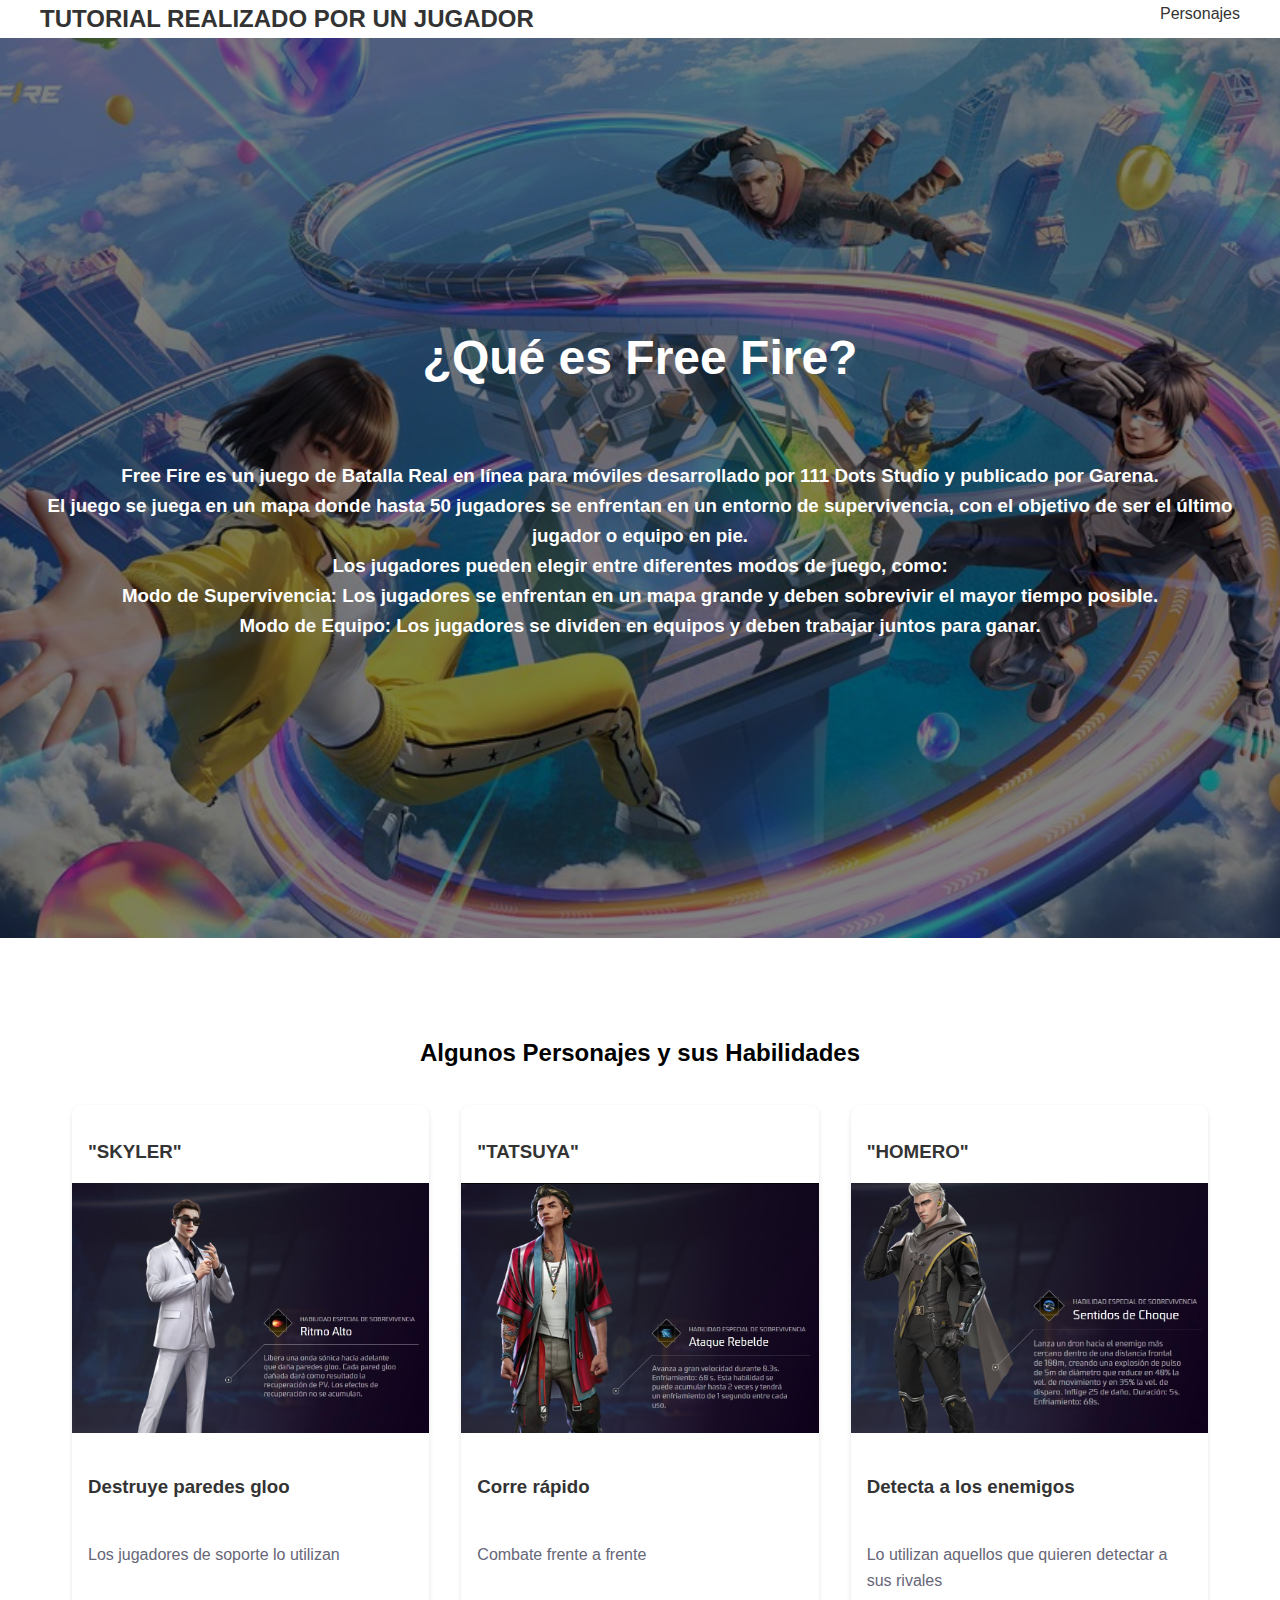
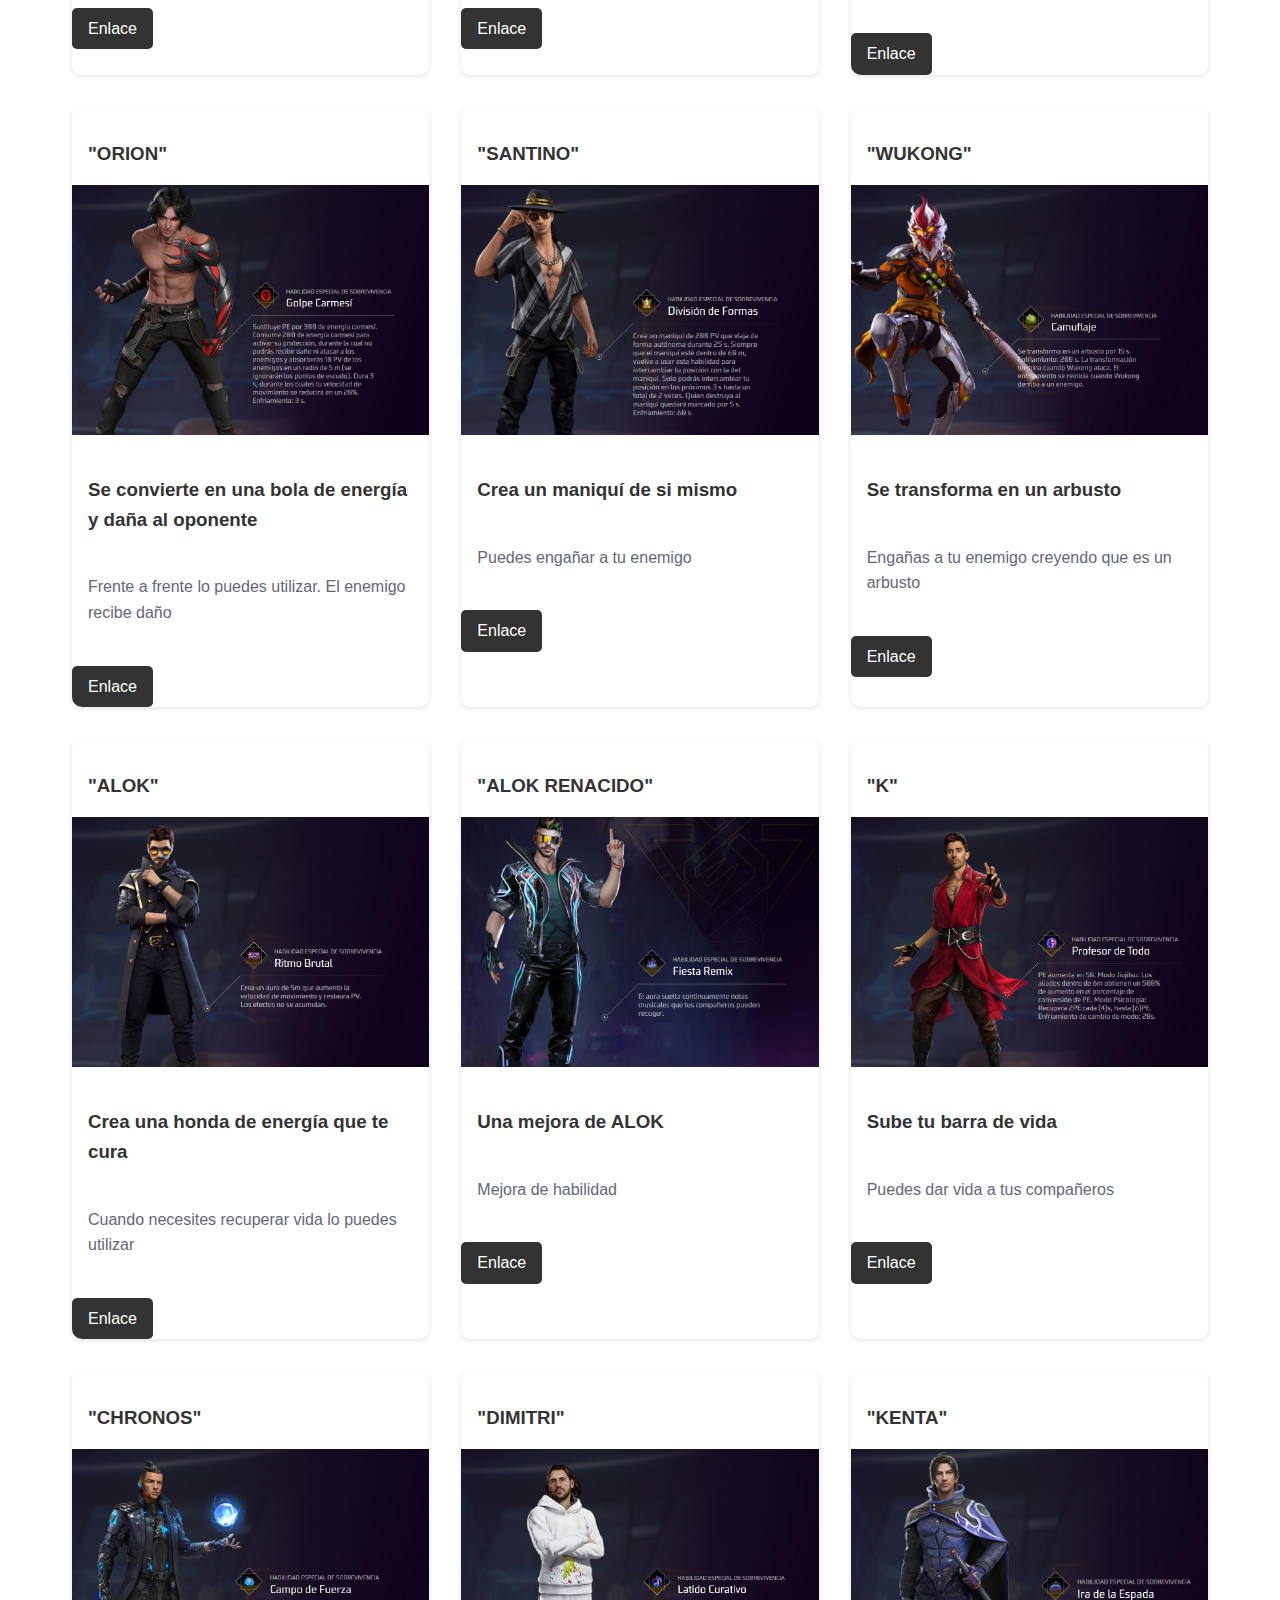
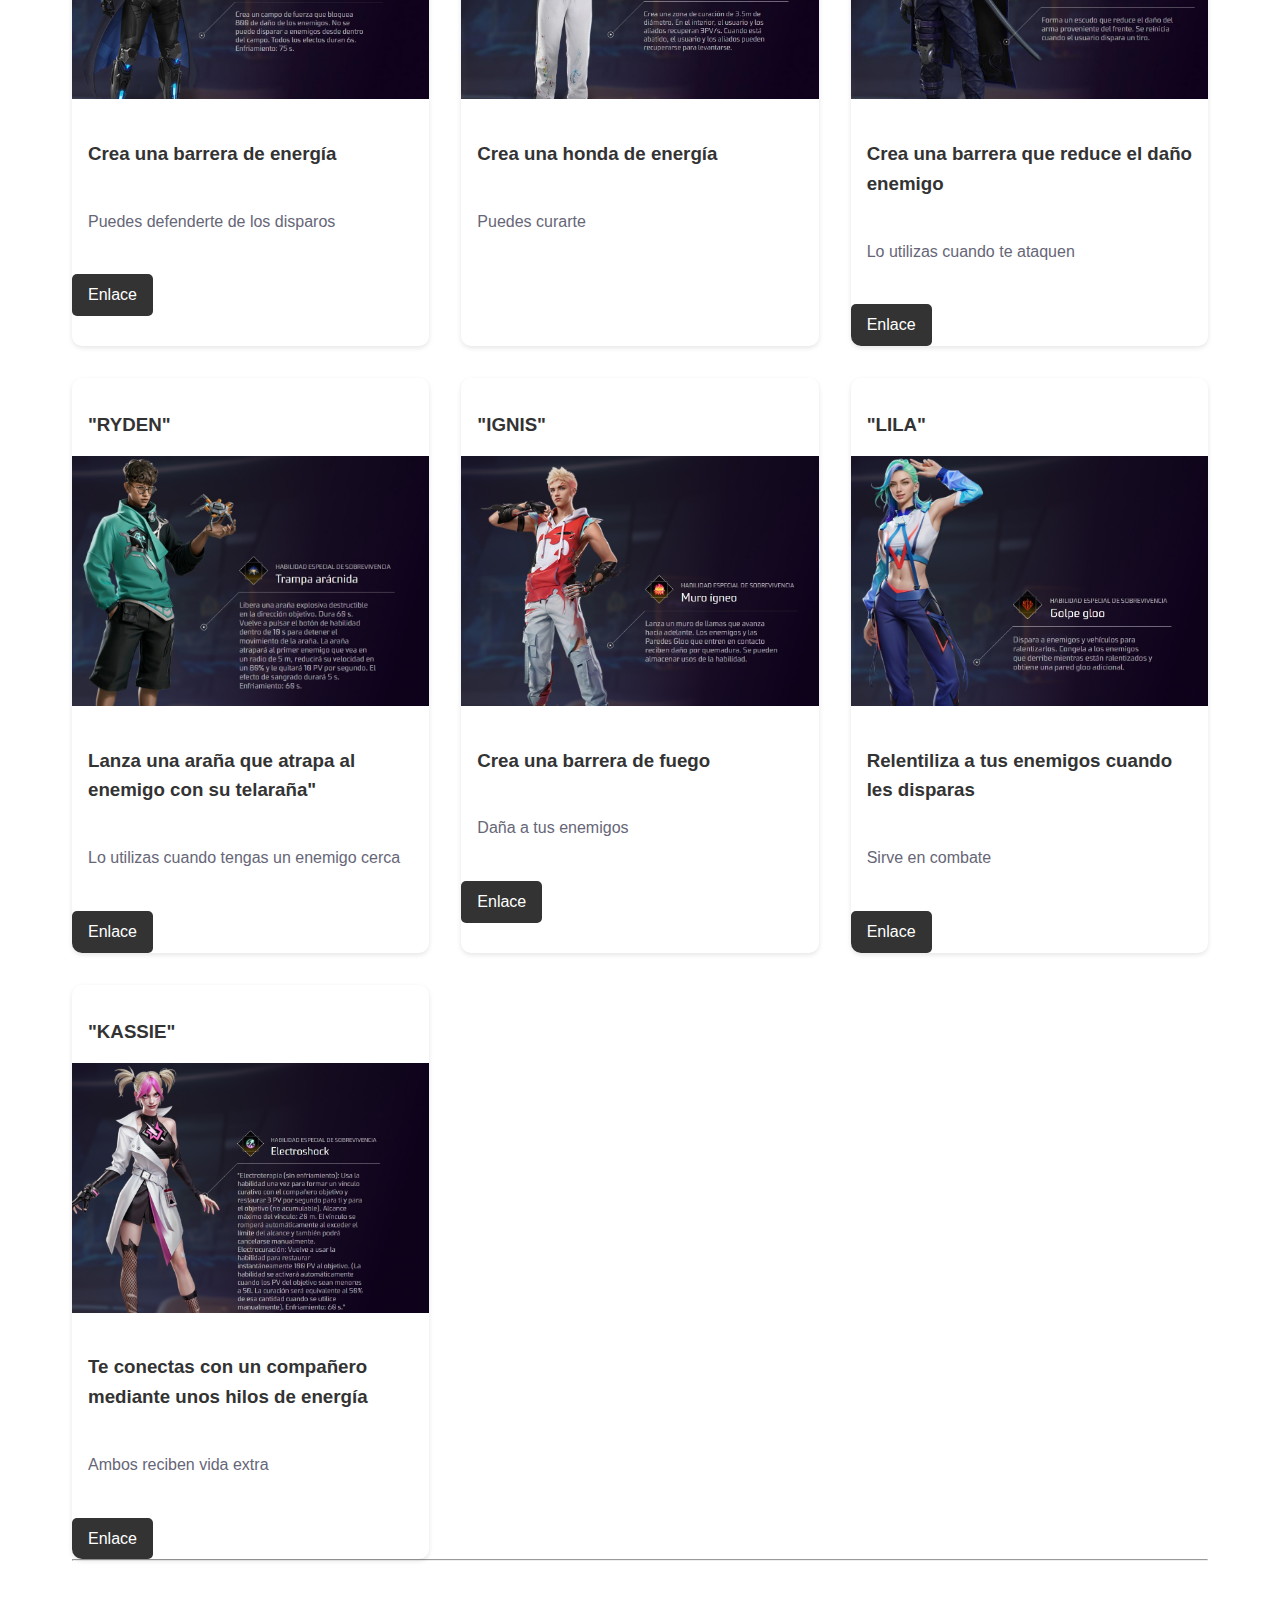
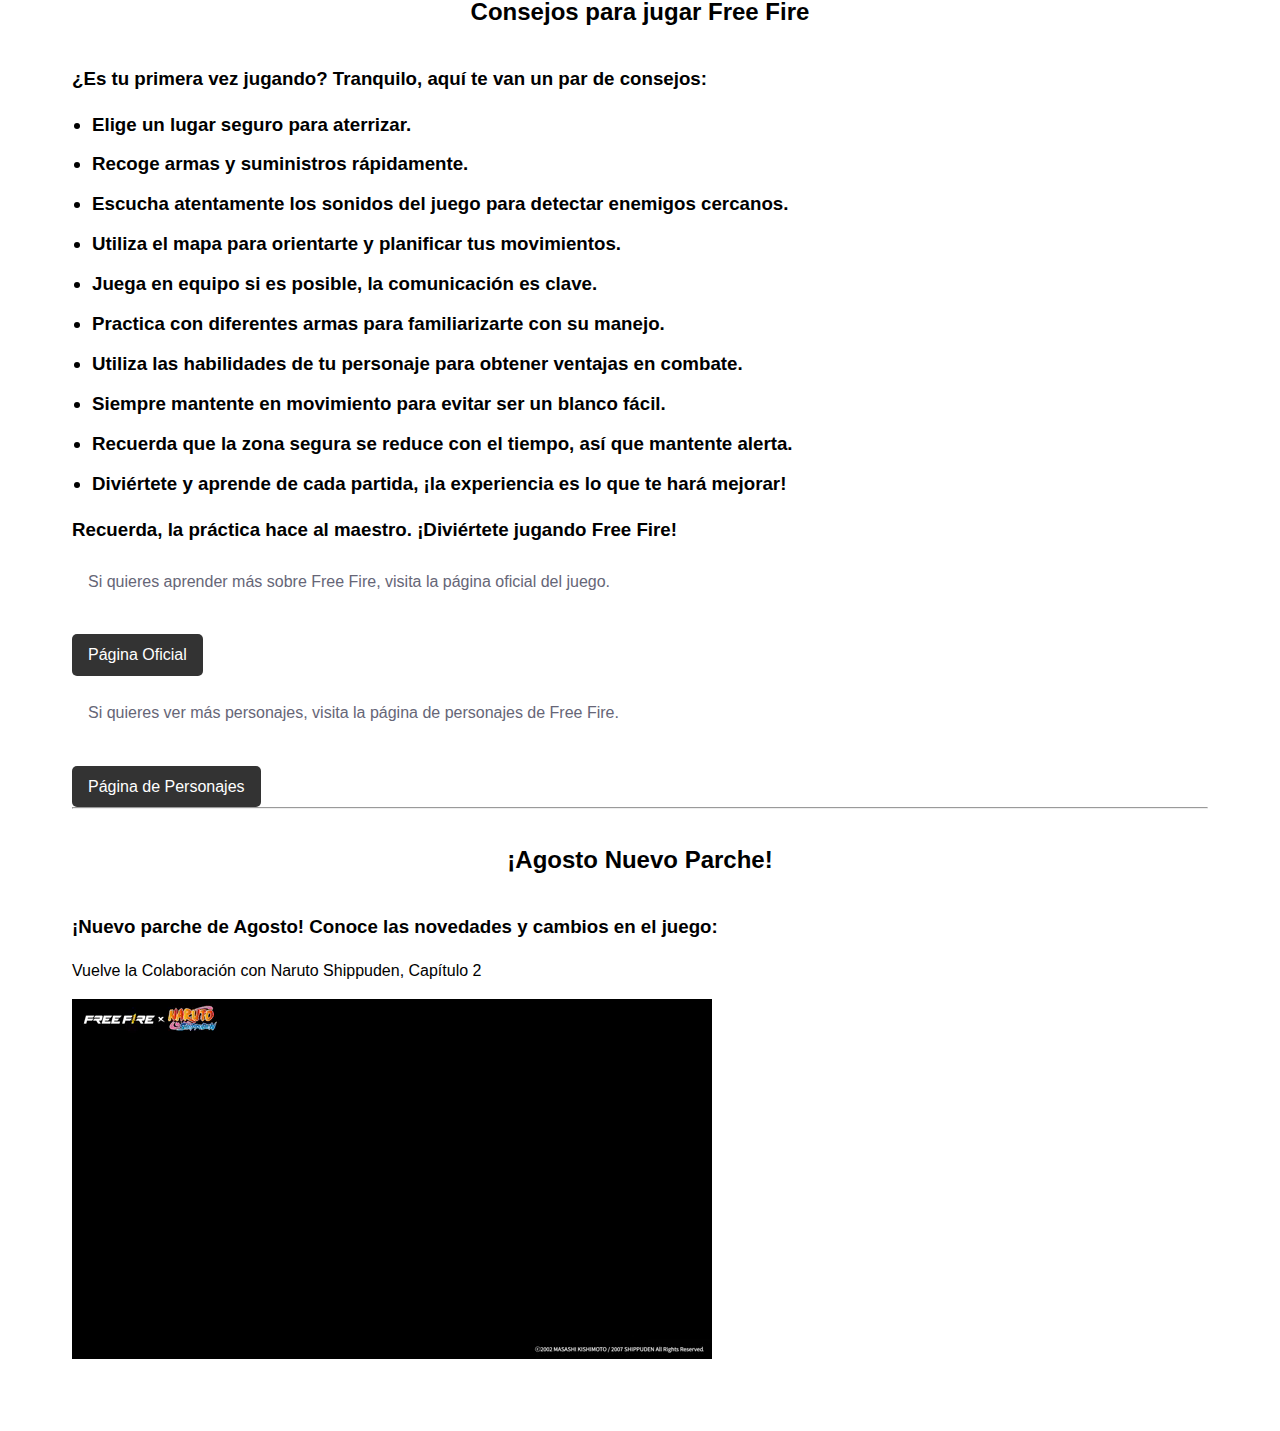
<file: Proyecto Final/index.html>
<!DOCTYPE html>
<html lang="en">

<head>
    <meta charset="UTF-8">
    <meta name="viewport" content="width=device-width, initial-scale=1.0">
    <title>Aprende A Jugar Free Fire</title>
    <link rel="stylesheet" href="styles.css">
</head>

<body>
<header>
    <nav>
        <div class="logo">TUTORIAL REALIZADO POR UN JUGADOR</div>
        <ul class="nav-links">
            <li><a href="#propiedades">Personajes</a></li>
        </ul>
    </nav>
</header>

<main>
    <section id="hero">
        <h1>¿Qué es Free Fire?</h1>
        <p><h3>Free Fire es un juego de Batalla Real en línea para móviles desarrollado por 111 Dots Studio y publicado por Garena.<br>
        El juego se juega en un mapa donde hasta 50 jugadores se enfrentan en un entorno de supervivencia, con el objetivo de ser el último jugador o equipo en pie.<br>
    Los jugadores pueden elegir entre diferentes modos de juego, como:<br>
Modo de Supervivencia: Los jugadores se enfrentan en un mapa grande y deben sobrevivir el mayor tiempo posible.<br>
Modo de Equipo: Los jugadores se dividen en equipos y deben trabajar juntos para ganar.</p></h3>
    </section>

    <section id="propiedades">
        <h2>Algunos Personajes y sus Habilidades</h2>
        <div class="propiedades-grid">
            <div class="propiedad-card">
                <h3>"SKYLER"</h3>
                <img src="F1.jpg" alt="SKYLER">
                <h3>Destruye paredes gloo</h3>
                <p class="descripcion">Los jugadores de soporte lo utilizan</p>
                <a class="btn" href="https://ff.garena.com/es/chars/476" target="_blank">Enlace</a>
            </div>
            <div class="propiedad-card">
                <h3>"TATSUYA"</h3>
                <img src="F2.jpg" alt="TATSUYA">
                <h3>Corre rápido</h3>
                <p class="descripcion">Combate frente a frente</p>
                <a class="btn" href="https://ff.garena.com/es/chars/605" target="_blank">Enlace</a>
            </div>
            <div class="propiedad-card">
                <h3>"HOMERO"</h3>
                <img src="F3.jpg" alt="HOMERO">
                <h3>Detecta a los enemigos</h3>
                <p class="descripcion">Lo utilizan aquellos que quieren detectar a sus rivales</p>
                </p>
                <a class="btn" href="https://ff.garena.com/es/chars/545" target="_blank">Enlace</a>
            </div>
            <div class="propiedad-card">
                <h3>"ORION"</h3>
                <img src="F4.jpg" alt="ORION">
                <h3>Se convierte en una bola de energía y daña al oponente</h3>
                <p class="descripcion">Frente a frente lo puedes utilizar. El enemigo recibe daño</p>
                <a class="btn" href="https://ff.garena.com/es/chars/700" target="_blank">Enlace</a>
            </div>
            <div class="propiedad-card">
                <h3>"SANTINO"</h3>
                <img src="F5.jpg" alt="SANTINO">
                <h3>Crea un maniquí de si mismo</h3>
                <p class="descripcion">Puedes engañar a tu enemigo</p>
                <a class="btn" href="https://ff.garena.com/es/chars/697" target="_blank">Enlace</a>
            </div>
            <div class="propiedad-card">
                <h3>"WUKONG"</h3>
                <img src="F6.jpg" alt="WUKONG">
                <h3>Se transforma en un arbusto</h3>
                <p class="descripcion">Engañas a tu enemigo creyendo que es un arbusto</p>
                <a class="btn" href="https://ff.garena.com/es/chars/115" target="_blank">Enlace</a>
            </div>
            <div class="propiedad-card">
                <h3>"ALOK"</h3>
                <img src="F7.jpg" alt="ALOK">
                <h3>Crea una honda de energía que te cura</h3>
                <p class="descripcion">Cuando necesites recuperar vida lo puedes utilizar</p>
                <a class="btn" href="https://ff.garena.com/es/chars/169" target="_blank">Enlace</a>
            </div>
            <div class="propiedad-card">
                <h3>"ALOK RENACIDO"</h3>
                <img src="F8.jpg" alt="ALOK RENACIDO">
                <h3>Una mejora de ALOK</h3>
                <p class="descripcion">Mejora de habilidad</p>
                <a class="btn" href="https://ff.garena.com/es/chars/169" target="_blank">Enlace</a>
            </div>
            <div class="propiedad-card">
                <h3>"K"</h3>
                <img src="F9.jpg" alt="K">
                <h3>Sube tu barra de vida</h3>
                <p class="descripcion">Puedes dar vida a tus compañeros</p>
                <a class="btn" href="https://ff.garena.com/es/chars/295" target="_blank">Enlace</a>
            </div>
            <div class="propiedad-card">
                <h3>"CHRONOS"</h3>
                <img src="F10.jpg" alt="CHRONOS">
                <h3>Crea una barrera de energía</h3>
                <p class="descripcion">Puedes defenderte de los disparos</p>
                <a class="btn" href="https://ff.garena.com/es/chars/300" target="_blank">Enlace</a>
            </div>
            <div class="propiedad-card">
                <h3>"DIMITRI"</h3>
                <img src="F11.jpg" alt="DIMITRI">
                <h3>Crea una honda de energía</h3>
                <p class="descripcion">Puedes curarte</p>
            </div>
            <div class="propiedad-card">
                <h3>"KENTA"</h3>
                <img src="F12.jpg" alt="KENTA">
                <h3>Crea una barrera que reduce el daño enemigo</h3>
                <p class="descripcion">Lo utilizas cuando te ataquen</p>
                <a class="btn" href="https://ff.garena.com/es/chars/530" target="_blank">Enlace</a>
            </div>
            <div class="propiedad-card">
                <h3>"RYDEN"</h3>
                <img src="F13.jpg" alt="RYDEN">
                <h3>Lanza una araña que atrapa al enemigo con su telaraña"</h3>
                <p class="descripcion">Lo utilizas cuando tengas un enemigo cerca</p>
                <a class="btn" href="https://ff.garena.com/es/chars/712" target="_blank">Enlace</a>
            </div>
            <div class="propiedad-card">
                <h3>"IGNIS"</h3>
                <img src="F14.jpg" alt="IGNIS">
                <h3>Crea una barrera de fuego</h3>
                <p class="descripcion">Daña a tus enemigos</p>
                <a class="btn" href="https://ff.garena.com/es/chars/701" target="_blank">Enlace</a>
            </div>
            <div class="propiedad-card">
                <h3>"LILA"</h3>
                <img src="F15.jpg" alt="LILA">
                <h3>Relentiliza a tus enemigos cuando les disparas</h3>
                <p class="descripcion">Sirve en combate</p>
                <a class="btn" href="https://ff.garena.com/es/chars/744" target="_blank">Enlace</a>
            </div>
                <div class="propiedad-card">
                <h3>"KASSIE"</h3>
                <img src="F16.jpg" alt="KASSIE">
                <h3>Te conectas con un compañero mediante unos hilos de energía</h3>
                <p class="descripcion">Ambos reciben vida extra</p>
                <a class="btn" href="https://ff.garena.com/es/chars/734" target="_blank">Enlace</a>
            </div>
        </div>
        <hr>
        <h2>Consejos para jugar Free Fire</h2>
        <h3><p>¿Es tu primera vez jugando? Tranquilo, aquí te van un par de consejos:
        <ul>
            <li>Elige un lugar seguro para aterrizar.</li>
            <li>Recoge armas y suministros rápidamente.</li>
            <li>Escucha atentamente los sonidos del juego para detectar enemigos cercanos.</li>
            <li>Utiliza el mapa para orientarte y planificar tus movimientos.</li>
            <li>Juega en equipo si es posible, la comunicación es clave.</li>
            <li>Practica con diferentes armas para familiarizarte con su manejo.</li>
            <li>Utiliza las habilidades de tu personaje para obtener ventajas en combate.</li>
            <li>Siempre mantente en movimiento para evitar ser un blanco fácil.</li>
            <li>Recuerda que la zona segura se reduce con el tiempo, así que mantente alerta.</li>
            <li>Diviértete y aprende de cada partida, ¡la experiencia es lo que te hará mejorar!</li>
        </ul>

        </p>
        </h3>
        <h3>Recuerda, la práctica hace al maestro. ¡Diviértete jugando Free Fire!</h3>
        <p class="descripcion">Si quieres aprender más sobre Free Fire, visita la página oficial del juego.</p>
        <a class="btn" href="https://ff.garena.com/en" target="_blank">Página Oficial</a>
        <p class="descripcion">Si quieres ver más personajes, visita la página de personajes de Free Fire.</p>
        <a class="btn" href="https://ff.garena.com/es/chars/" target="_blank">Página de Personajes</a>
        <hr>
        <h2>¡Agosto Nuevo Parche!</h2>
        <h3>¡Nuevo parche de Agosto! Conoce las novedades y cambios en el juego:</h3>
        <p>Vuelve la Colaboración con Naruto Shippuden, Capítulo 2</p>

        <video onloadedmetadata="this.muted = true;" autoplay loop muted>
            <source src="video.mp4" type="video/mp4">
    </section>

</main>
</body>

</html>
</file>
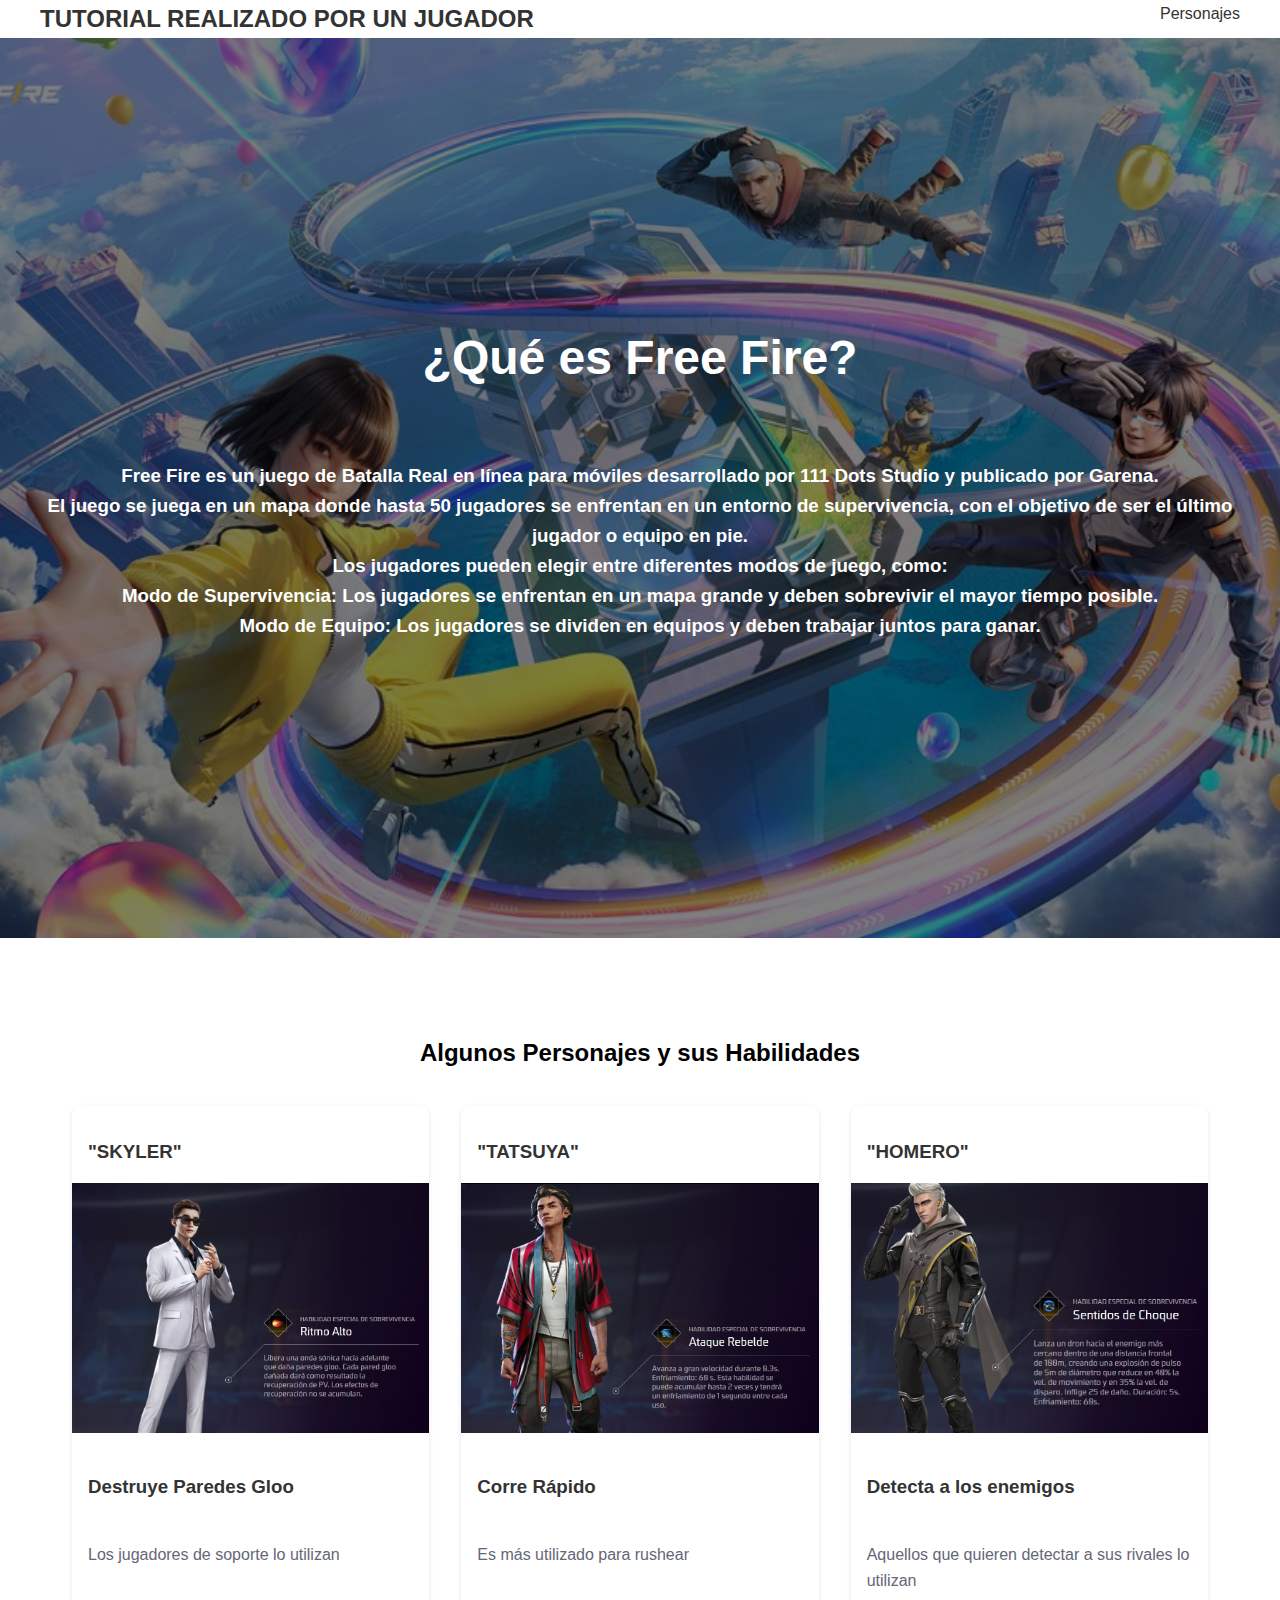
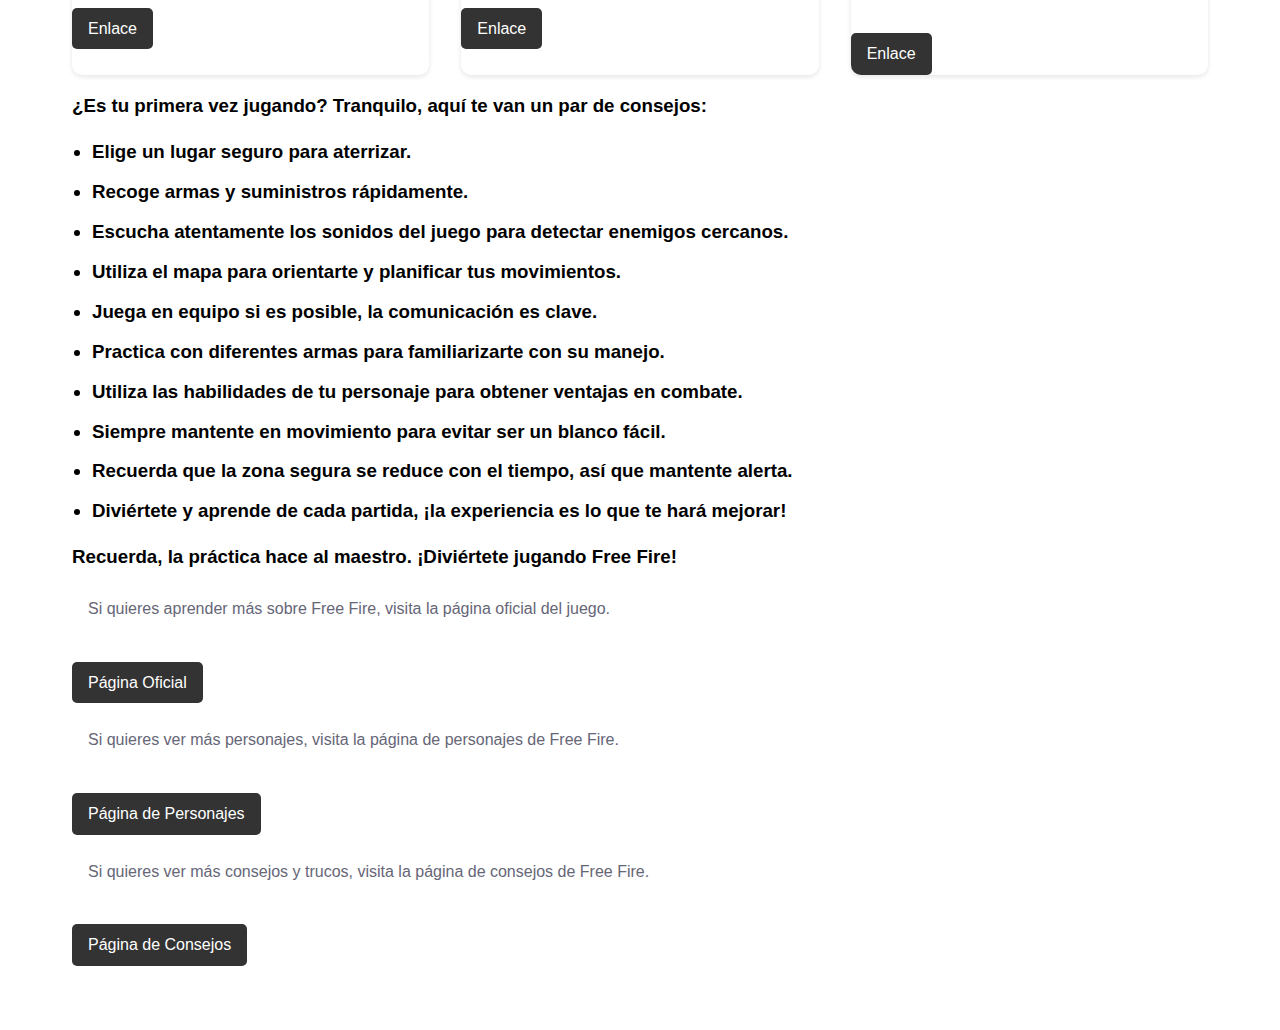
<file: Tipos De Datos/PROYECTO FINAL/index.html>
<!DOCTYPE html>
<html lang="en">

<head>
    <meta charset="UTF-8">
    <meta name="viewport" content="width=device-width, initial-scale=1.0">
    <title>Aprende A Jugar Free Fire</title>
    <link rel="stylesheet" href="styles.css">
</head>

<body>
<header>
    <nav>
        <div class="logo">TUTORIAL REALIZADO POR UN JUGADOR</div>
        <ul class="nav-links">
            <li><a href="#propiedades">Personajes</a></li>
        </ul>
    </nav>
</header>

<main>
    <section id="hero">
        <h1>¿Qué es Free Fire?</h1>
        <p><h3>Free Fire es un juego de Batalla Real en línea para móviles desarrollado por 111 Dots Studio y publicado por Garena.<br>
        El juego se juega en un mapa donde hasta 50 jugadores se enfrentan en un entorno de supervivencia, con el objetivo de ser el último jugador o equipo en pie.<br>
    Los jugadores pueden elegir entre diferentes modos de juego, como:<br>
Modo de Supervivencia: Los jugadores se enfrentan en un mapa grande y deben sobrevivir el mayor tiempo posible.<br>
Modo de Equipo: Los jugadores se dividen en equipos y deben trabajar juntos para ganar.</p></h3>
    </section>

    <section id="propiedades">
        <h2>Algunos Personajes y sus Habilidades</h2>
        <div class="propiedades-grid">
            <div class="propiedad-card">
                <h3>"SKYLER"</h3>
                <img src="F1.jpg" alt="SKYLER">
                <h3>Destruye Paredes Gloo</h3>
                <p class="descripcion">Los jugadores de soporte lo utilizan</p>
                <a class="btn" href="https://ff.garena.com/es/chars/476" target="_blank">Enlace</a>
            </div>
            <div class="propiedad-card">
                <h3>"TATSUYA"</h3>
                <img src="F2.jpg" alt="TATSUYA">
                <h3>Corre Rápido</h3>
                <p class="descripcion">Es más utilizado para rushear</p>
                <a class="btn" href="https://ff.garena.com/es/chars/605" target="_blank">Enlace</a>
            </div>
                <div class="propiedad-card">
                <h3>"HOMERO"</h3>
                <img src="F3.jpg" alt="HOMERO">
                <h3>Detecta a los enemigos</h3>
                <p class="descripcion">Aquellos que quieren detectar a sus rivales lo utilizan</p>
                <a class="btn" href="https://ff.garena.com/es/chars/545" target="_blank">Enlace</a>
            </div>
        </div>
        <h3><p>¿Es tu primera vez jugando? Tranquilo, aquí te van un par de consejos:
        <ul>
            <li>Elige un lugar seguro para aterrizar.</li>
            <li>Recoge armas y suministros rápidamente.</li>
            <li>Escucha atentamente los sonidos del juego para detectar enemigos cercanos.</li>
            <li>Utiliza el mapa para orientarte y planificar tus movimientos.</li>
            <li>Juega en equipo si es posible, la comunicación es clave.</li>
            <li>Practica con diferentes armas para familiarizarte con su manejo.</li>
            <li>Utiliza las habilidades de tu personaje para obtener ventajas en combate.</li>
            <li>Siempre mantente en movimiento para evitar ser un blanco fácil.</li>
            <li>Recuerda que la zona segura se reduce con el tiempo, así que mantente alerta.</li>
            <li>Diviértete y aprende de cada partida, ¡la experiencia es lo que te hará mejorar!</li>
        </ul>

        </p>
        </h3>
        <h3>Recuerda, la práctica hace al maestro. ¡Diviértete jugando Free Fire!</h3>
        <p class="descripcion">Si quieres aprender más sobre Free Fire, visita la página oficial del juego.</p>
        <a class="btn" href="https://ff.garena.com/es/" target="_blank">Página Oficial</a>
        <p class="descripcion">Si quieres ver más personajes, visita la página de personajes de Free Fire.</p>
        <a class="btn" href="https://ff.garena.com/es/chars/" target="_blank">Página de Personajes</a>
        <p class="descripcion">Si quieres ver más consejos y trucos, visita la página de consejos de Free Fire.</p>
        <a class="btn" href="https://ff.garena.com/es/tips/" target="_blank">Página de Consejos</a>
    </section>

</main>
</body>

</html>
</file>
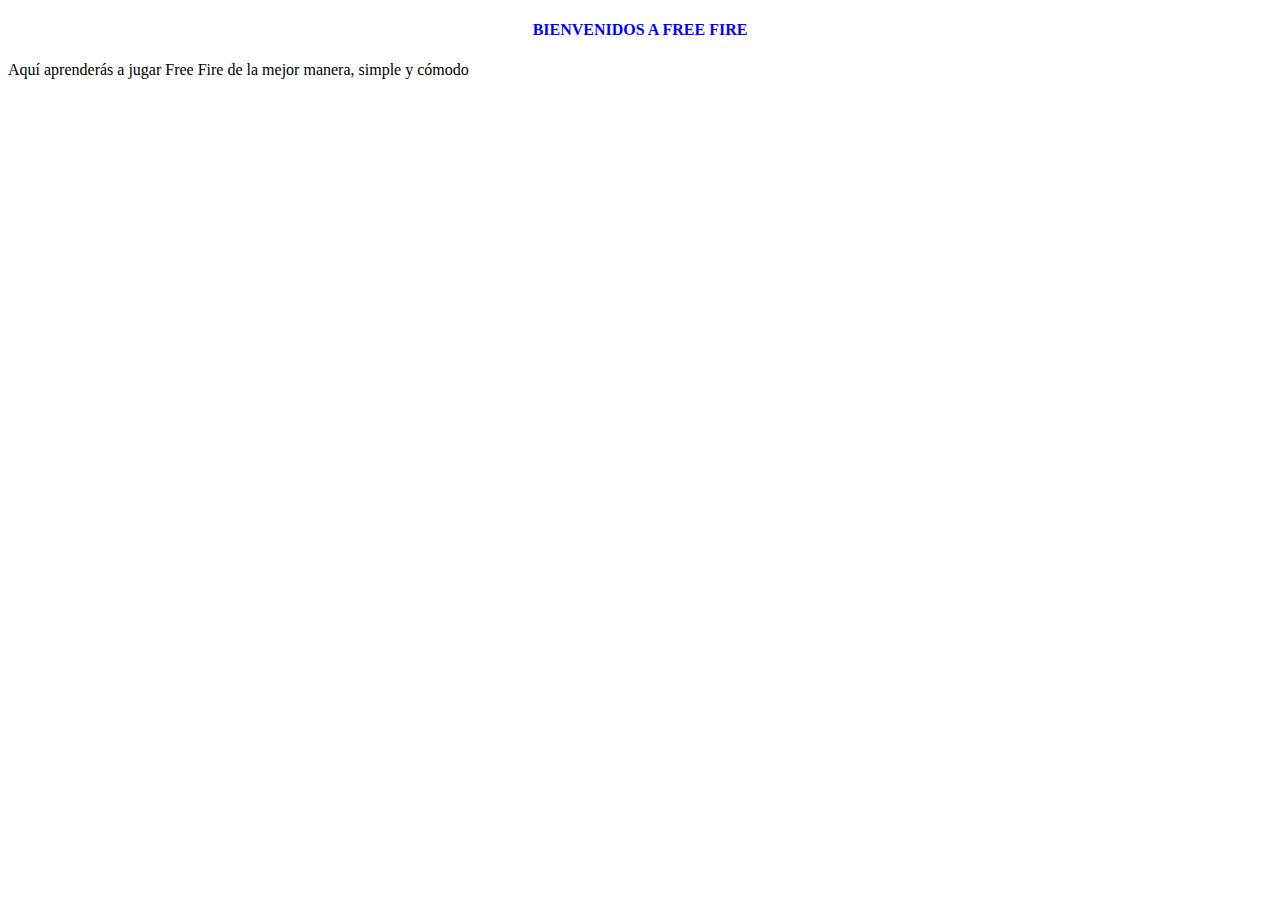
<file: Tipos De Datos/Variables/AGUS NUEVO.html>
<!DOCTYPE html>

<html>
    <head>
        <title>Mi Primero Proyecto</title>
        <meta charset="UTF-8">
        <meta name="viewport" content="width=device-width, initial-scale=1.0">
    </head>
    <body>
        <h4 style="color: blue;">
            <center>BIENVENIDOS A FREE FIRE</center>
        </h4>
        <div>
            <p style="text=aling: center;">Aquí aprenderás a jugar Free Fire de la mejor manera, simple y cómodo</p>
        </div>
    </body>
</html>
</file>
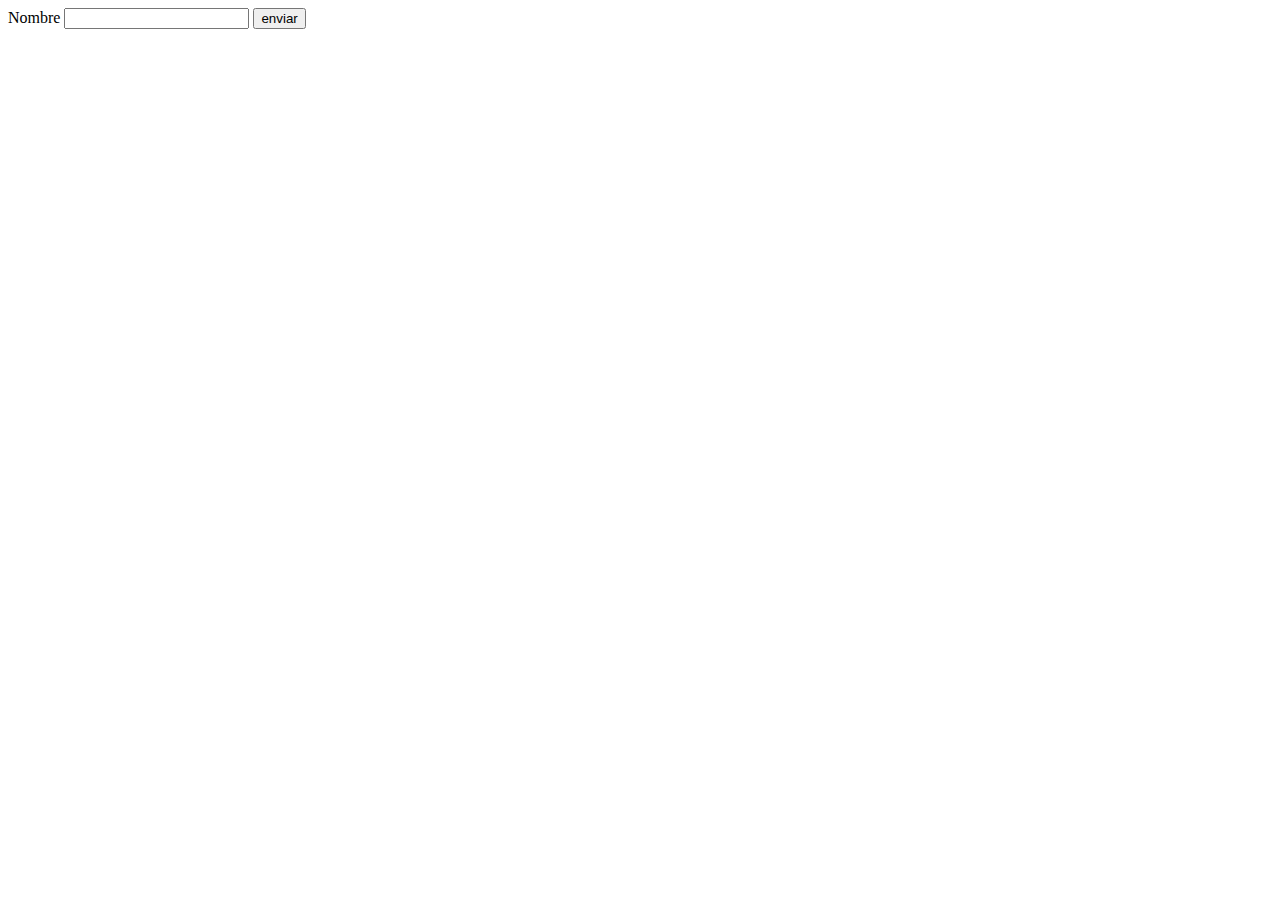
<file: Tipos De Datos/Variables/agustin.html>
<!DOCTYPE html>
<html>
<head>
    <meta charset="UTF-8" />
    <title>Agustin Vedia</title>
    <link href="../Variables/estilos.css" rel="stylesheet" type="stylesheet/css" >
</head>
<body>
    <div id="formulario" method="post">
        <label>Nombre</label>
        <input type="text" id="nombre">
        <input type="button" name="enviar" value="enviar">
    </div>
    
</body>
</html>
</file>
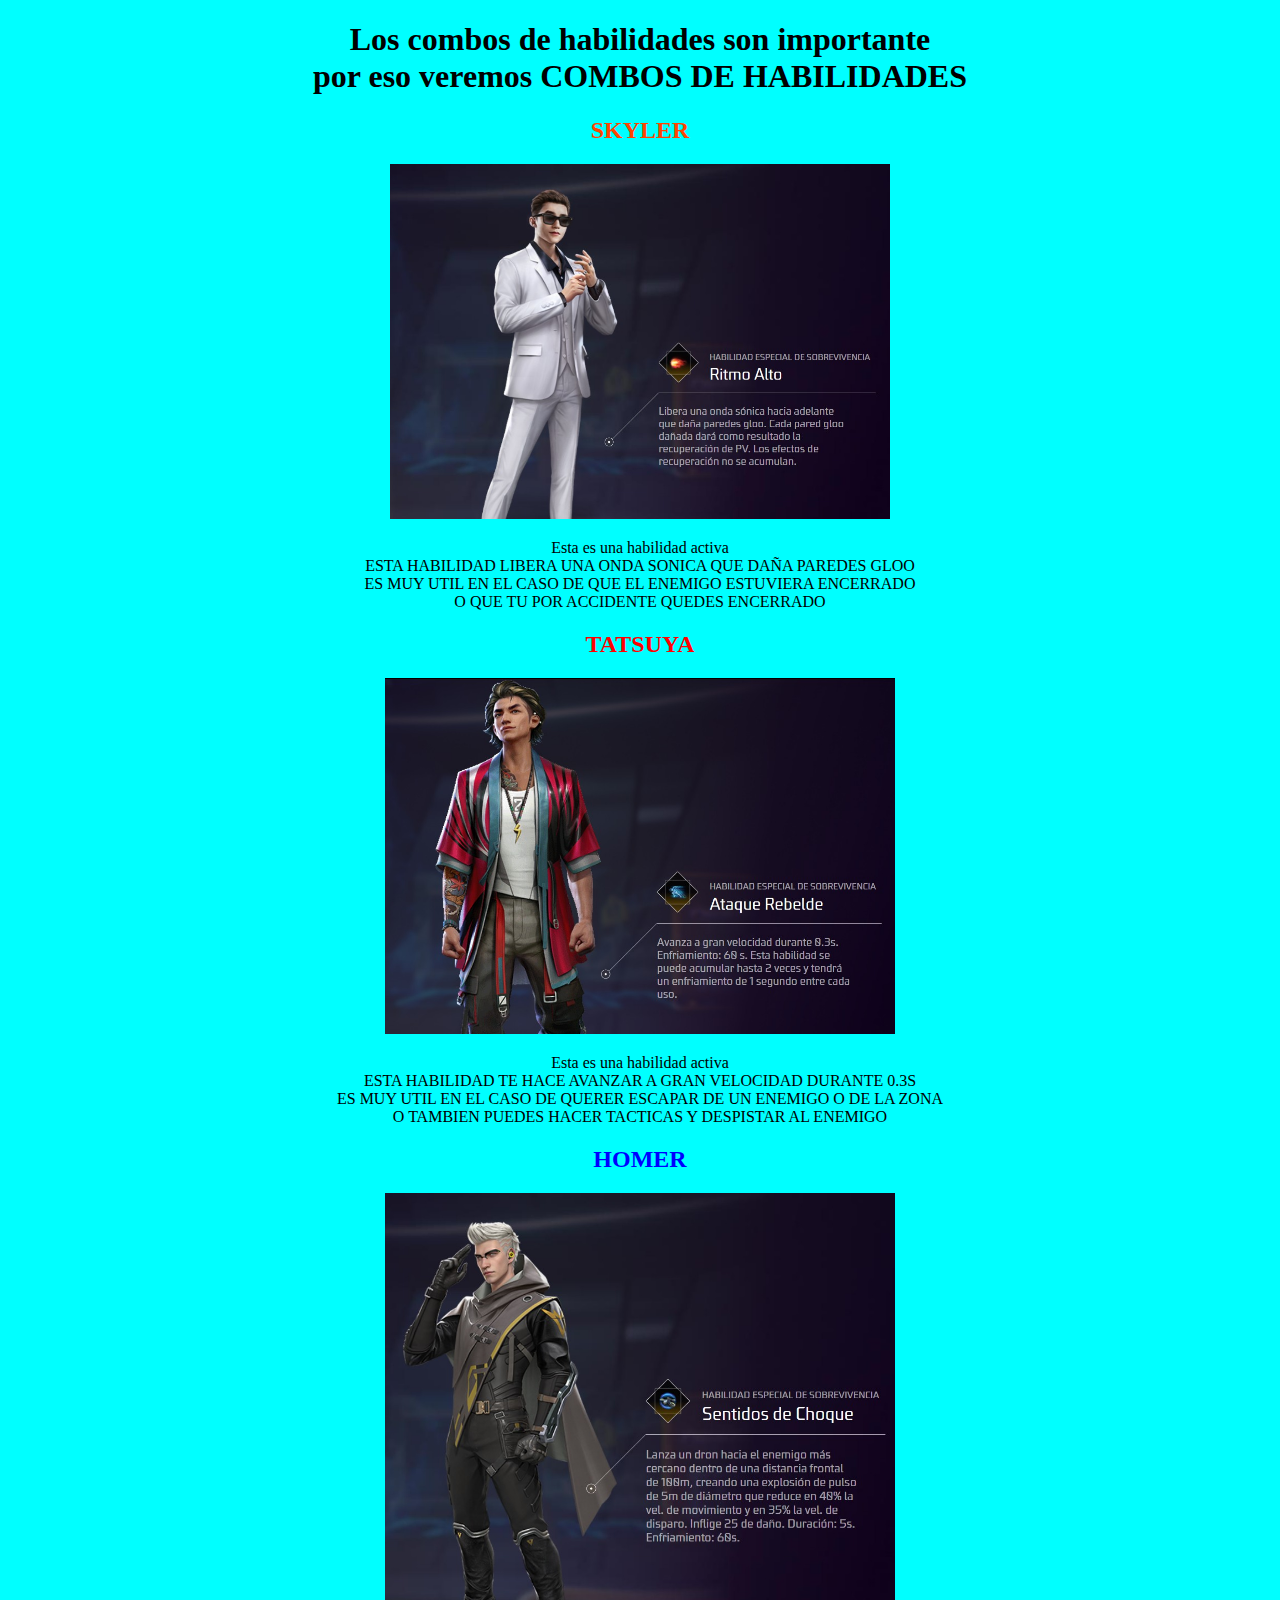
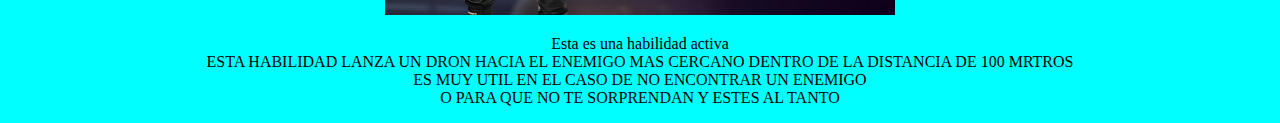
<file: Tipos De Datos/Variables/HTML.html>
<!DOCTYPE html>
<html>
<head>
 <CENTER>  <title>Tips para principiante en FREE FIRE</title>
    <style>
        body{
            background-color: aqua;
        }
    </style>
</head>
<body>
    <h1>Los combos de habilidades son importante<br> por eso veremos COMBOS DE HABILIDADES</h1>
    <h2 style="color: rgb(255, 68, 0);">SKYLER</h2>
    <img src="img/F1.jpg" width="500"/>
    <p>Esta es una habilidad activa<br>
        ESTA HABILIDAD LIBERA UNA ONDA SONICA QUE DAÑA PAREDES GLOO<BR>
            ES MUY UTIL EN EL CASO DE QUE EL ENEMIGO ESTUVIERA ENCERRADO<BR>
    O QUE TU POR ACCIDENTE QUEDES ENCERRADO </p>
    <h2 style="color: rgb(255, 0, 0);">TATSUYA</h2>
    <img src="img/F2.jpg" width="510"/>
    <P>Esta es una habilidad activa<br>
        ESTA HABILIDAD TE HACE AVANZAR A GRAN VELOCIDAD DURANTE 0.3S<BR>
            ES MUY UTIL EN EL CASO DE QUERER ESCAPAR DE UN ENEMIGO O DE LA ZONA<BR>
    O TAMBIEN PUEDES HACER TACTICAS Y DESPISTAR AL ENEMIGO</P>
    <h2 style="color: blue;">HOMER</h2>
    <img src="img/F3.jpg" width="510">
    <p>Esta es una habilidad activa<br>
        ESTA HABILIDAD LANZA UN DRON HACIA EL ENEMIGO MAS CERCANO DENTRO DE LA DISTANCIA DE 100 MRTROS<BR>
            ES MUY UTIL EN EL CASO DE NO ENCONTRAR UN ENEMIGO<BR>
    O PARA QUE NO TE SORPRENDAN Y ESTES AL TANTO</p></CENTER> 
</body>
</html>
</file>
<file: Proyecto Final/styles.css>
* {
    margin: 0;
    padding: 0;
    box-sizing: border-box;
    font-family: 'Eras Serif ITC', sans-serif;
}

body {
    line-height: 1.6;
}

header {
    box-shadow: 0 2px 5x rgba(0,0,0,0.1);
}

nav {
    display: flex;
    justify-content: space-between;
    align-items: center;
    padding: 1rem 2 rem;
    max-width: 1200px;
    margin: 0 auto;
}

.logo {
    font-size: 1.5rem;
    font-weight: bold;
    color: #333;
}

.nav-links {
    display: flex;
    list-style: none;
    gap: 2rem;
}

.nav-links a {
    text-decoration: none;
    color: #333;

}

#hero {
    padding-top: 2rem;
    min-height: 100vh;
    background: linear-gradient(rgba(0,0,0,0.5), rgba(0,0,0,0.5)), url('Portada 2.jpg');
    background-size: cover;
    background-position: center;
    display: flex;
    flex-direction: column;
    justify-content: center;
    align-items: center;
    text-align: center;
    color: white;
    padding: 0 1rem;
}

#hero h1 {
    font-size: 3rem;
    margin-bottom: 1rem;
}

#propiedades {
    padding: 4rem 2rem;
    max-width: 1200px;
    margin: 0 auto;
}

#propiedades h2 {
    text-align: center;
    margin-bottom: 2rem;
}

.propiedades-grid {
    display: grid;
    grid-template-columns: repeat(auto-fit, minmax(300px, 1fr));
    gap: 2rem
}
.propiedad-card {
    background: white;
    border-radius: 10px;
    overflow: hidden;
    box-shadow: 0 2px 5px rgba(0,0,0,0.1);
}

.propiedad-card img {
    width: 100%;
    height: 250px;
    object-fit: cover;
} 
.propiedad-card h3 {
    padding: 1rem;
    color: #333;
}

.descripcion {
    padding: .5rem 1rem;
    color: #667
}

.propiedad-card button {
    margin: 1rem;
    padding: .5rem 1rem;
    background-color: #333;
    color: white;
    border: none;
    border-radius: 5px;
    cursor: pointer;
}

.propiedad-card button:hover {
    background-color: #000000;
}

ul {
    list-style-type: disc;
    padding-left: 20px;
}
li {
    margin-bottom: 10px;
}
h2 {
    margin-top: 2rem;
}
h3 {
    margin-top: 1rem;
}
p {
    margin: 1rem 0;
}
a.btn {
    display: inline-block;
    padding: 0.5rem 1rem;
    background-color: #333;
    color: white;
    text-decoration: none;
    border-radius: 5px;
    margin-top: 1rem;
}
a.btn:hover {
    background-color: #000000;
}
footer {
    background-color: #333;
    color: white;
    text-align: center;
    padding: 1rem 0;
    position: relative;
    bottom: 0;
    width: 100%;
}
footer p {
    margin: 0;
}
footer a {
    color: #ffcc00;
    text-decoration: none;
}
footer a:hover {
    text-decoration: underline;
}
footer a:visited {
    color: #ffcc00;
}
footer a:active {
    color: #ff9900;
}
</file>
<file: Tipos De Datos/PROYECTO FINAL/styles.css>
* {
    margin: 0;
    padding: 0;
    box-sizing: border-box;
    font-family: 'Eras Serif ITC', sans-serif;
}

body {
    line-height: 1.6;
}

header {
    box-shadow: 0 2px 5x rgba(0,0,0,0.1);
}

nav {
    display: flex;
    justify-content: space-between;
    align-items: center;
    padding: 1rem 2 rem;
    max-width: 1200px;
    margin: 0 auto;
}

.logo {
    font-size: 1.5rem;
    font-weight: bold;
    color: #333;
}

.nav-links {
    display: flex;
    list-style: none;
    gap: 2rem;
}

.nav-links a {
    text-decoration: none;
    color: #333;

}

#hero {
    padding-top: 2rem;
    min-height: 100vh;
    background: linear-gradient(rgba(0,0,0,0.5), rgba(0,0,0,0.5)), url('Portada 2.jpg');
    background-size: cover;
    background-position: center;
    display: flex;
    flex-direction: column;
    justify-content: center;
    align-items: center;
    text-align: center;
    color: white;
    padding: 0 1rem;
}

#hero h1 {
    font-size: 3rem;
    margin-bottom: 1rem;
}

#propiedades {
    padding: 4rem 2rem;
    max-width: 1200px;
    margin: 0 auto;
}

#propiedades h2 {
    text-align: center;
    margin-bottom: 2rem;
}

.propiedades-grid {
    display: grid;
    grid-template-columns: repeat(auto-fit, minmax(300px, 1fr));
    gap: 2rem
}
.propiedad-card {
    background: white;
    border-radius: 10px;
    overflow: hidden;
    box-shadow: 0 2px 5px rgba(0,0,0,0.1);
}

.propiedad-card img {
    width: 100%;
    height: 250px;
    object-fit: cover;
} 
.propiedad-card h3 {
    padding: 1rem;
    color: #333;
}

.descripcion {
    padding: .5rem 1rem;
    color: #667
}

.propiedad-card button {
    margin: 1rem;
    padding: .5rem 1rem;
    background-color: #333;
    color: white;
    border: none;
    border-radius: 5px;
    cursor: pointer;
}

.propiedad-card button:hover {
    background-color: #000000;
}

ul {
    list-style-type: disc;
    padding-left: 20px;
}
li {
    margin-bottom: 10px;
}
h2 {
    margin-top: 2rem;
}
h3 {
    margin-top: 1rem;
}
p {
    margin: 1rem 0;
}
a.btn {
    display: inline-block;
    padding: 0.5rem 1rem;
    background-color: #333;
    color: white;
    text-decoration: none;
    border-radius: 5px;
    margin-top: 1rem;
}
a.btn:hover {
    background-color: #000000;
}
footer {
    background-color: #333;
    color: white;
    text-align: center;
    padding: 1rem 0;
    position: relative;
    bottom: 0;
    width: 100%;
}
footer p {
    margin: 0;
}
footer a {
    color: #ffcc00;
    text-decoration: none;
}
footer a:hover {
    text-decoration: underline;
}
footer a:visited {
    color: #ffcc00;
}
footer a:active {
    color: #ff9900;
}
</file>
<file: Tipos De Datos/Variables/estilos.css>
body{
            color:white;
            background-color: blue;
            text-align: center;
        }
</file>
